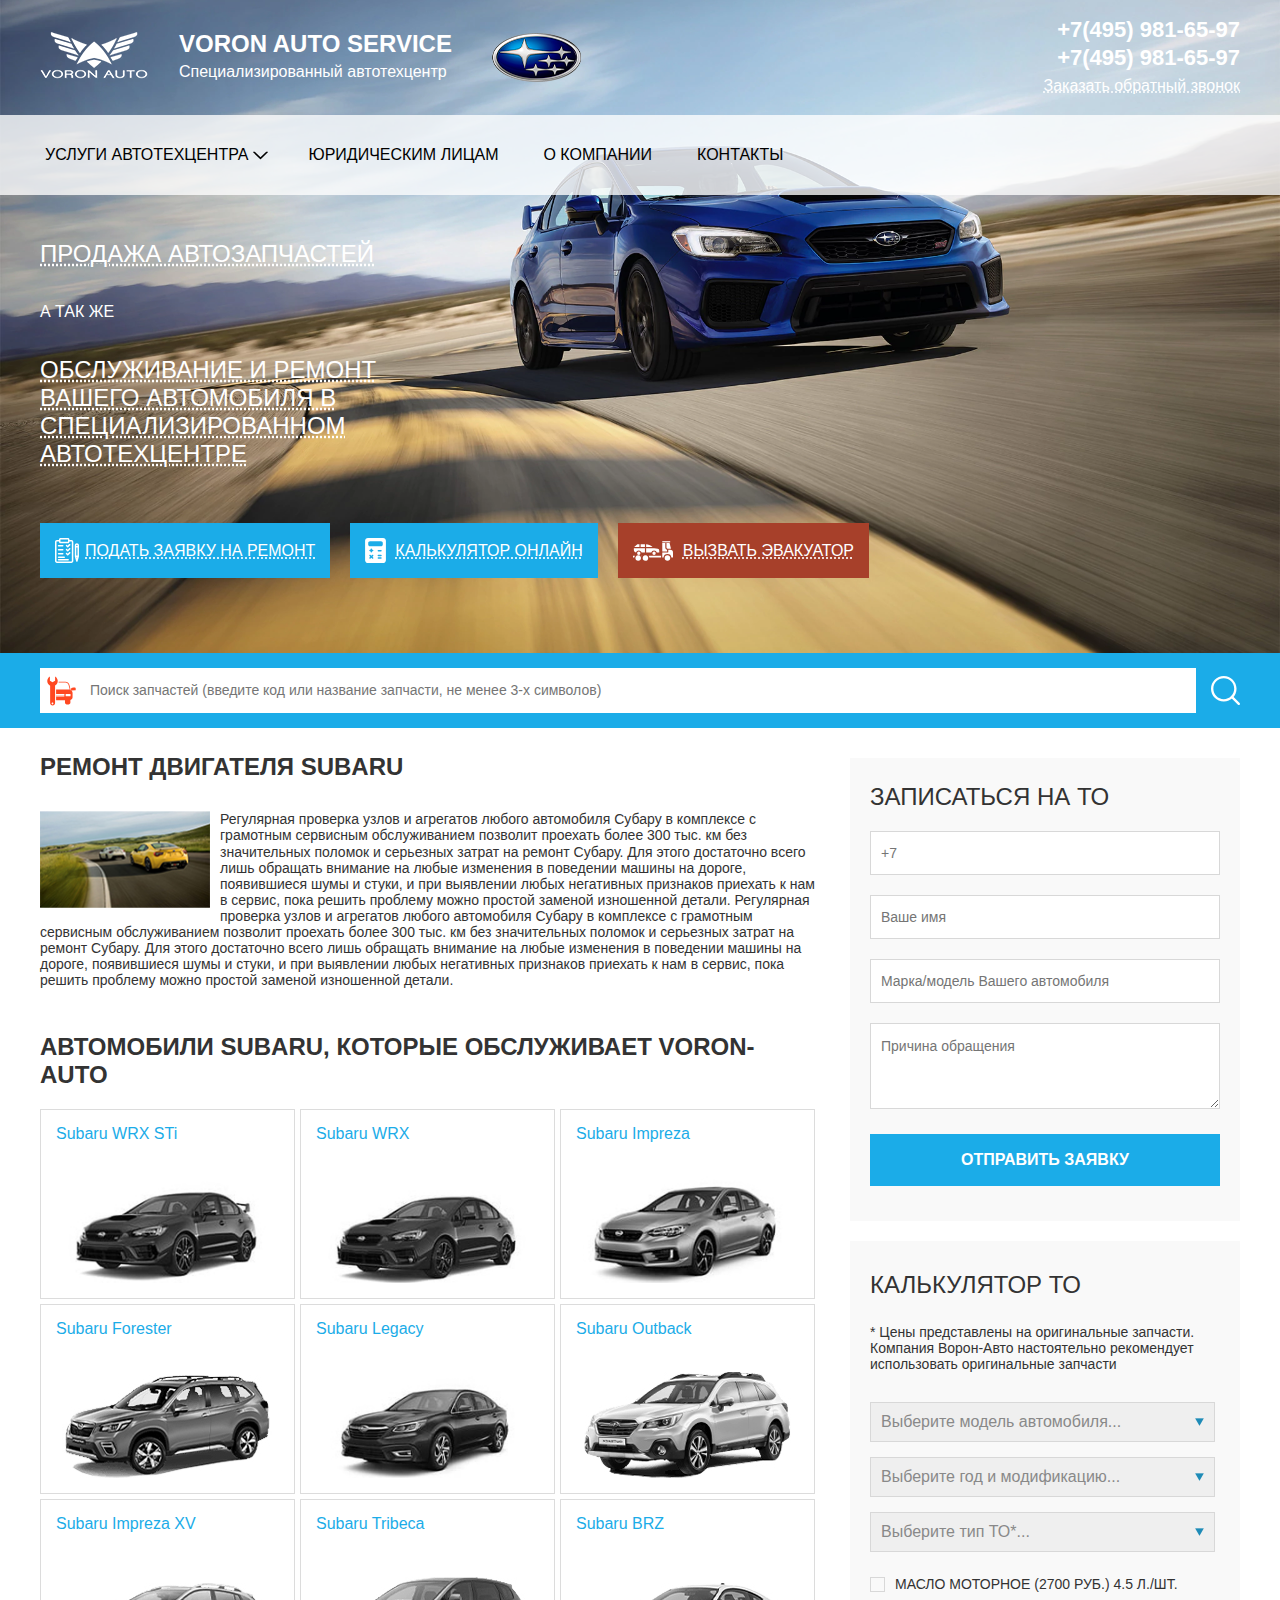
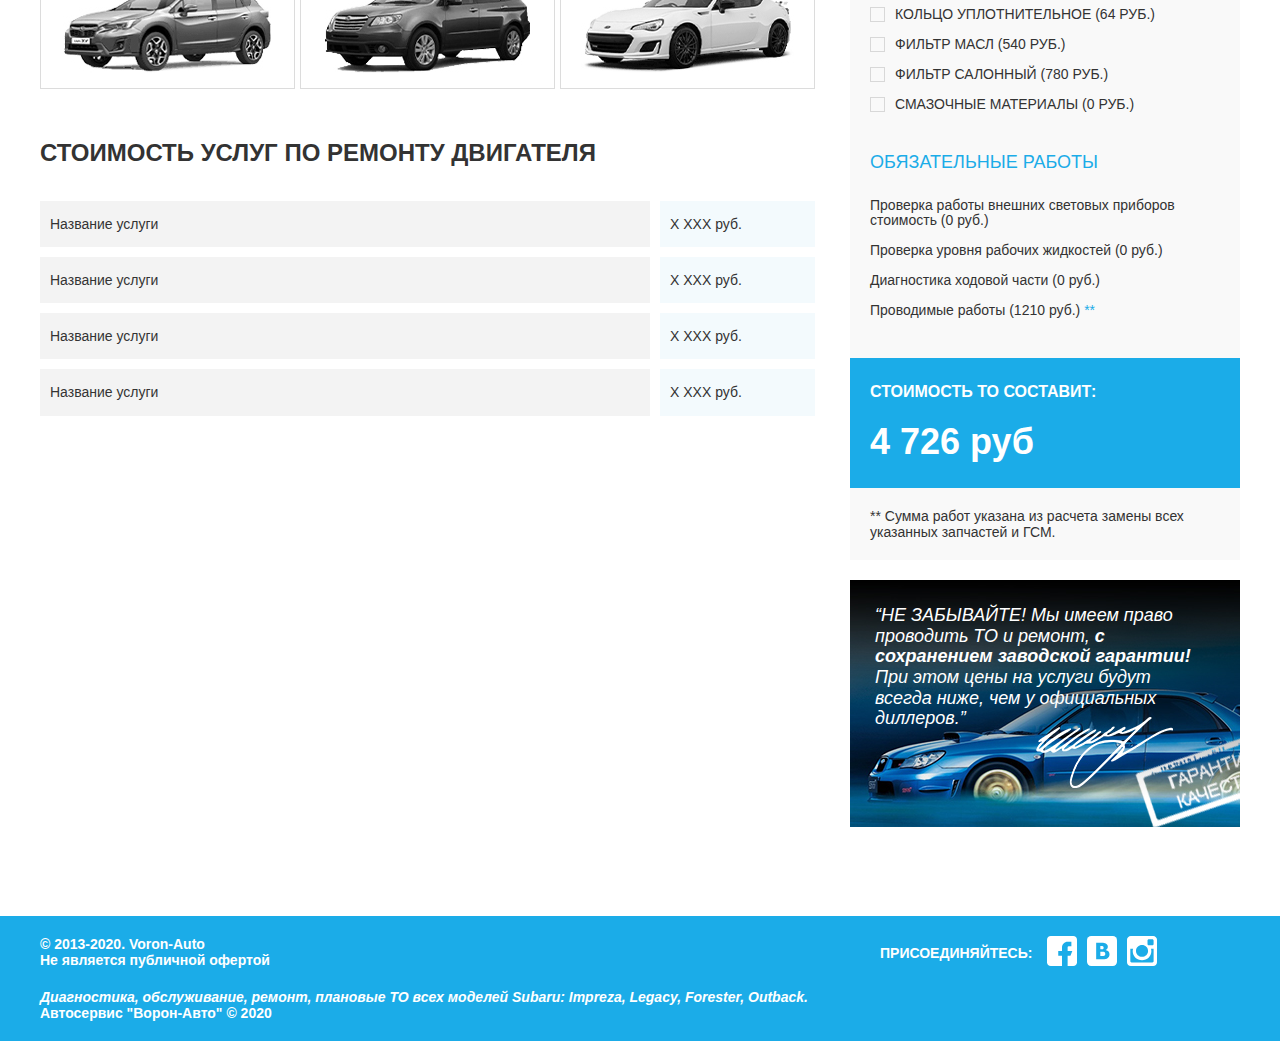
<file: inner.html>
<!DOCTYPE html>
<html lang="ru">

<head>
    <meta charset="UTF-8">
    <meta name="viewport" content="width=device-width, initial-scale=1.0">

    <!-- favicon -->
    <link rel="apple-touch-icon" sizes="180x180" href="../img/favicon/apple-touch-icon.png">
    <link rel="icon" type="image/png" sizes="32x32" href="../img/favicon/favicon-32x32.png">
    <link rel="icon" type="image/png" sizes="16x16" href="../img/favicon/favicon-16x16.png">
    <link rel="manifest" href="../img/favicon/site.webmanifest">
    <link rel="mask-icon" href="../img/favicon/safari-pinned-tab.svg" color="#0d89ec">
    <meta name="msapplication-TileColor" content="#0d89ec">
    <meta name="theme-color" content="#0d89ec">

    <title>Сервис Субару</title>
    <link rel="stylesheet" href="css/style.css">
</head>

<body class="page inner">
    <header class="header">
        <div class="header__slider bg-slider">
            <!-- <div class="bg-slider__slide">
                <img src="/img/slider/1.jpg" alt="1 slide">
            </div> -->
        </div>
        <div class="header__wrap">
            <section class="header__top page__container">
                <a href="https://voron-auto.ru" target="_blank" rel="noopener noreferrer" class="header__logo">
                    <img src="./img/logo.png" width="109" height="47" alt="Логотип фирмы Voron Auto"
                        class="header__logo-img">
                </a>
                <div class="header__logo-description">
                    <h1>Voron auto service</h1>
                    <p>Специализированный автотехцентр</p>
                </div>
                <img src="./img/subaru.png" width="89" height="49" alt="Логотип Subaru" class="header__subaru-logo">
                <address class="header__contacts">
                    <a href="tel:+74959816597">+7(495) 981-65-97</a>
                    <a href="tel:+74959816597">+7(495) 981-65-97</a>
                    <button type="button" class="header__callback">Заказать обратный звонок</button>
                </address>
            </section>
            <nav class="main-nav page__container">
                <ul class="main-nav__list main-nav__list_no-mobile">
                    <li class="main-nav__item">
                        <div class="main-nav__item-wrapper">
                            <a href="#" class="main-nav__link">
                                Услуги автотехцентра
                            </a>
                            <button type="button" class="main-nav__button main-nav__button_dropdown">
                                <span class="visually-hidden"></span>
                            </button>
                        </div>
                        <ul class="main-nav__list main-nav__list_sub-menu">
                            <li class="main-nav__item main-nav__item_sub-menu">
                                <a href="#" class="main-nav__link main-nav__link_sub-menu">Текущий ремонт Subaru</a>
                            </li>
                            <li class="main-nav__item main-nav__item_sub-menu">
                                <a href="#" class="main-nav__link main-nav__link_sub-menu">Ремонт двигателя</a>
                            </li>
                            <li class="main-nav__item main-nav__item_sub-menu">
                                <a href="#" class="main-nav__link main-nav__link_sub-menu">Ремонт ходовой</a>
                            </li>
                            <li class="main-nav__item main-nav__item_sub-menu">
                                <a href="#" class="main-nav__link main-nav__link_sub-menu">Ремонт
                                    электрооборудования</a>
                            </li>
                            <li class="main-nav__item main-nav__item_sub-menu">
                                <a href="#" class="main-nav__link main-nav__link_sub-menu">Ремонт коробки
                                    передач</a>
                            </li>
                            <li class="main-nav__item main-nav__item_sub-menu">
                                <a href="#" class="main-nav__link main-nav__link_sub-menu">Ремонт рулевой рейки</a>
                            </li>
                            <li class="main-nav__item main-nav__item_sub-menu">
                                <a href="#" class="main-nav__link main-nav__link_sub-menu">Диагностика</a>
                            </li>
                            <li class="main-nav__item main-nav__item_sub-menu">
                                <a href="#" class="main-nav__link main-nav__link_sub-menu">Плановое ТО</a>
                            </li>
                            <li class="main-nav__item main-nav__item_sub-menu">
                                <a href="#" class="main-nav__link main-nav__link_sub-menu">Сход-развал Субару</a>
                            </li>
                            <li class="main-nav__item main-nav__item_sub-menu">
                                <a href="#" class="main-nav__link main-nav__link_sub-menu">Обслуживание кондиционера</a>
                            </li>
                            <li class="main-nav__item main-nav__item_sub-menu">
                                <a href="#" class="main-nav__link main-nav__link_sub-menu">Шиномонтаж</a>
                            </li>
                            <li class="main-nav__item main-nav__item_sub-menu">
                                <a href="#" class="main-nav__link main-nav__link_sub-menu">Чип-тюнинг</a>
                            </li>
                            <li class="main-nav__item main-nav__item_sub-menu">
                                <a href="#" class="main-nav__link main-nav__link_sub-menu">Замена масла</a>
                            </li>
                            <li class="main-nav__item main-nav__item_sub-menu">
                                <a href="#" class="main-nav__link main-nav__link_sub-menu">Замена ремня ГРМ</a>
                            </li>
                            <li class="main-nav__item main-nav__item_sub-menu">
                                <a href="#" class="main-nav__link main-nav__link_sub-menu">Запчасти на все модели
                                    Субару</a>
                            </li>
                            <li class="main-nav__item main-nav__item_sub-menu">
                                <a href="#" class="main-nav__link main-nav__link_sub-menu">Запчасти по каталогу</a>
                            </li>
                            <li class="main-nav__item main-nav__item_sub-menu">
                                <a href="#" class="main-nav__link main-nav__link_sub-menu">Контрактные запчасти</a>
                            </li>
                            <li class="main-nav__item main-nav__item_sub-menu">
                                <a href="#" class="main-nav__link main-nav__link_sub-menu">Дополнительное
                                    оборудование</a>
                            </li>
                            <li class="main-nav__item main-nav__item_sub-menu">
                                <a href="#" class="main-nav__link main-nav__link_sub-menu">Установка сигнализации</a>
                            </li>
                            <li class="main-nav__item main-nav__item_sub-menu">
                                <a href="#" class="main-nav__link main-nav__link_sub-menu">Установка мультимедиа</a>
                            </li>
                            <li class="main-nav__item main-nav__item_sub-menu">
                                <a href="#" class="main-nav__link main-nav__link_sub-menu">Установка защиты</a>
                            </li>
                            <li class="main-nav__item main-nav__item_sub-menu">
                                <a href="#" class="main-nav__link main-nav__link_sub-menu">Установка
                                    видеорегистратора</a>
                            </li>
                            <li class="main-nav__item main-nav__item_sub-menu">
                                <a href="#" class="main-nav__link main-nav__link_sub-menu">Установка парковочных
                                    радаров</a>
                            </li>
                            <li class="main-nav__item main-nav__item_sub-menu">
                                <a href="#" class="main-nav__link main-nav__link_sub-menu">Эвакуатор</a>
                            </li>
                        </ul>
                    </li>
                    <li class="main-nav__item">
                        <a href="#" class="main-nav__link">
                            Юридическим лицам
                        </a>
                    </li>
                    <li class="main-nav__item">
                        <a href="#" class="main-nav__link">
                            О компании
                        </a>
                    </li>
                    <li class="main-nav__item">
                        <a href="#" class="main-nav__link">
                            Контакты
                        </a>
                    </li>
                </ul>
                <button type="button" class="main-nav__toggle">
                    <span class="main-nav__sandvitch"></span>
                </button>
            </nav>
            <section class="header__promo page__container">
                <div class="header__promo-wrapper">
                    <h2>Продажа автозапчастей</h2>
                    <p>а так же</p>
                    <h2>Обслуживание и ремонт вашего автомобиля в специализированном автотехцентре</h2>
                </div>
            </section>
            <!-- <section class="header__buttons"> -->
            <ul class="header__button-list page__container">
                <li class="header__button-item">
                    <button type="button" class="header__button header__button_repair">
                        Подать заявку на ремонт
                    </button>
                </li>
                <li class="header__button-item">
                    <button type="button" class="header__button header__button_service-calc">
                        Калькулятор онлайн
                    </button>
                </li>
                <li class="header__button-item">
                    <button type="button" class="header__button header__button_evacuator header__button_red">
                        Вызвать эвакуатор
                    </button>
                </li>
            </ul>
            <!-- </section> -->
        </div>
    </header>
    <main class="content">
        <section class="inner__search search-panel">
            <div class="search-panel__container page__container">
                <h2 class="search-panel__title">Панель поиска по сайту</h2>
                <form action="get" class="search-panel__form">
                    <input type="search" name="search-input" id="search-input"
                        placeholder="Поиск запчастей (введите код или название запчасти, не менее 3-х символов)"
                        class="search-panel__input">
                    <button type="submit" class="search-panel__button">
                    </button>
                </form>
            </div>
        </section>
        <div class="inner__wrapper page__container">
            <div class="inner__container">
                <section class="inner__article article">
                    <h1>Ремонт двигателя Subaru</h1>
                    <img src="./img/article_img.jpg" alt="Автомобили Subaru" width="170">
                    <p>Регулярная проверка узлов и агрегатов любого автомобиля Субару в комплексе с грамотным сервисным
                        обслуживанием позволит проехать более 300 тыс. км без значительных поломок и серьезных затрат
                        на ремонт Субару. Для этого достаточно всего лишь обращать внимание на любые изменения
                        в поведении машины на дороге, появившиеся шумы и стуки, и при выявлении любых негативных
                        признаков приехать к нам в сервис, пока решить проблему можно простой заменой изношенной детали.
                        Регулярная проверка узлов и агрегатов любого автомобиля Субару в комплексе с грамотным сервисным
                        обслуживанием позволит проехать более 300 тыс. км без значительных поломок и серьезных затрат на
                        ремонт Субару. Для этого достаточно всего лишь обращать внимание на любые изменения в поведении
                        машины на дороге, появившиеся шумы и стуки, и при выявлении любых негативных признаков приехать
                        к нам в сервис, пока решить проблему можно простой заменой изношенной детали.</p>
                </section>
                <section class="inner__cars cars">
                    <h2>Автомобили Subaru, которые обслуживает Voron-Auto</h2>
                    <ul class="cars__list">
                        <li class="cars__item">
                            <a href="#">
                                <h3>Subaru WRX STi</h3>
                                <img src="img/cars/wrx-sti.jpg" alt="Subaru WRX STi" srcset="">
                            </a>
                        </li>
                        <li class="cars__item">
                            <a href="#">
                                <h3>Subaru WRX</h3>
                                <img src="img/cars/wrx.jpg" alt="Subaru WRX" srcset="">
                            </a>
                        </li>
                        <li class="cars__item">
                            <a href="#">
                                <h3>Subaru Impreza</h3>
                                <img src="img/cars/impreza.jpg" alt="Subaru Impreza" srcset="">
                            </a>
                        </li>
                        <li class="cars__item">
                            <a href="#">
                                <h3>Subaru Forester</h3>
                                <img src="img/cars/forester.jpg" alt="Subaru Forester" srcset="">
                            </a>
                        </li>
                        <li class="cars__item">
                            <a href="#">
                                <h3>Subaru Legacy</h3>
                                <img src="img/cars/legacy.jpg" alt="Subaru Legacy" srcset="">
                            </a>
                        </li>
                        <li class="cars__item">
                            <a href="#">
                                <h3>Subaru Outback</h3>
                                <img src="img/cars/outback.jpg" alt="Subaru Outback" srcset="">
                            </a>
                        </li>
                        <li class="cars__item">
                            <a href="#">
                                <h3>Subaru Impreza XV</h3>
                                <img src="img/cars/impreza-xv.jpg" alt="Subaru Impreza XV" srcset="">
                            </a>
                        </li>
                        <li class="cars__item">
                            <a href="#">
                                <h3>Subaru Tribeca</h3>
                                <img src="img/cars/tribeca.jpg" alt="Subaru Tribeca" srcset="">
                            </a>
                        </li>
                        <li class="cars__item">
                            <a href="#">
                                <h3>Subaru BRZ</h3>
                                <img src="img/cars/brz.jpg" alt="Subaru BRZ" srcset="">
                            </a>
                        </li>
                    </ul>
                </section>
                <section class="inner__costs service-cost">
                    <h2>Стоимость услуг по ремонту двигателя</h2>
                    <ul class="service-cost__list">
                        <li class="service-cost__item">
                            <p class="service-cost__service-name">
                                Название услуги
                            </p>
                            <p class="service-cost__cost">
                                X XXX руб.
                            </p>
                        </li>
                        <li class="service-cost__item">
                            <p class="service-cost__service-name">
                                Название услуги
                            </p>
                            <p class="service-cost__cost">
                                X XXX руб.
                            </p>
                        </li>
                        <li class="service-cost__item">
                            <p class="service-cost__service-name">
                                Название услуги
                            </p>
                            <p class="service-cost__cost">
                                X XXX руб.
                            </p>
                        </li>
                        <li class="service-cost__item">
                            <p class="service-cost__service-name">
                                Название услуги
                            </p>
                            <p class="service-cost__cost">
                                X XXX руб.
                            </p>
                        </li>
                    </ul>
                </section>
            </div>
            <aside class="inner__aside-panel">
                <section class="inner__service-request service-request">
                    <h2>Записаться на ТО</h2>
                    <form action="" method="POST" class="service-request__form">
                        <!-- <input type="tel" name="phone_number" id="phone_number" class="service-request__phone"
                         placeholder="+7" pattern="\+7\s?[\(]{0,1}9[0-9]{2}[\)]{0,1}\s?\d{3}[-]{0,1}\d{2}[-]{0,1}\d{2}"> -->
                        <input type="tel" name="phone_number" id="phone_number" class="service-request__phone"
                            placeholder="+7" required>
                        <input type="text" name="client_name" id="client_name" class="service-request__client-name"
                            placeholder="Ваше имя" required>
                        <input type="text" name="car_model" id="car_model" class="service-request__car-model"
                            placeholder="Марка/модель Вашего автомобиля" required>
                        <textarea name="service_reason" id="service_reason" cols="30" rows="2"
                            class="service-request__reason" placeholder="Причина обращения" required></textarea>
                        <button type="submit" class="service-request__submit">
                            Отправить заявку
                        </button>
                    </form>
                </section>
                <section class="inner__calc service-calc">
                    <form action="post" class="service-calc__form calc-form">
                        <div class="calc-form__wrapper">
                            <h2>Калькулятор ТО</h2>
                            <p>* Цены представлены на оригинальные запчасти. Компания Ворон-Авто настоятельно
                                рекомендует использовать оригинальные запчасти</p>
                            <div class="calc-form__about-auto">
                                <!-- <h3>Укажите данные об автомобиле</h3> -->
                                <div class="calc-form__select">
                                    <select name="calc-model" id="calc-model" required>
                                        <option selected disabled hidden value="">Выберите модель автомобиля...</option>
                                        <option value="Forester">Forester</option>
                                        <option value="Forester">Forester</option>
                                    </select>
                                </div>
                                <div class="calc-form__select">
                                    <select name="calc-year" id="calc-year" required>
                                        <option selected disabled hidden value="">Выберите год и модификацию...</option>
                                        <option value="2018">2018</option>
                                    </select>
                                </div>
                                <div class="calc-form__select">
                                    <select name="calc-service-type" id="calc-service-type" required>
                                        <option selected disabled hidden value="">Выберите тип ТО<b>*</b>...</option>
                                        <option value="TO2">TO-2</option>
                                    </select>
                                </div>
                            </div>
                            <div class="calc-form__services">
                                <!-- <h3>Выберите работы</h3> -->
                                <ul class="calc-form__services-list">
                                    <li class="calc-form__services-item">
                                        <input type="checkbox" id="service1" name="service1" class="calc-form__service">
                                        <label for="service1" class="calc-form__service-label">
                                            Масло моторное (2700 руб.) 4.5 л./шт.
                                        </label>
                                    </li>
                                    <li class="calc-form__services-item">
                                        <input type="checkbox" id="service2" name="service2" class="calc-form__service">
                                        <label for="service2" class="calc-form__service-label">
                                            Кольцо уплотнительное (64 руб.)
                                        </label>
                                    </li>
                                    <li class="calc-form__services-item">
                                        <input type="checkbox" id="service3" name="service3" class="calc-form__service">
                                        <label for="service3" class="calc-form__service-label">
                                            Фильтр масл (540 руб.)
                                        </label>
                                    </li>
                                    <li class="calc-form__services-item">
                                        <input type="checkbox" id="service4" name="service4" class="calc-form__service">
                                        <label for="service4" class="calc-form__service-label">
                                            Фильтр салонный (780 руб.)
                                        </label>
                                    </li>
                                    <li class="calc-form__services-item">
                                        <input type="checkbox" id="service5" name="service5" class="calc-form__service">
                                        <label for="service5" class="calc-form__service-label">
                                            Смазочные материалы (0 руб.)
                                        </label>
                                    </li>
                                </ul>
                            </div>
                            <div class="calc-form__required">
                                <h3>Обязательные работы</h3>
                                <ul class="calc-form__required-list">
                                    <li class="calc-form__required-item">Проверка работы внешних световых приборов
                                        стоимость
                                        (0
                                        руб.)</li>
                                    <li class="calc-form__required-item">Проверка уровня рабочих жидкостей (0 руб.)</li>
                                    <li class="calc-form__required-item">Диагностика ходовой части (0 руб.)</li>
                                    <li class="calc-form__required-item">Проводимые работы (1210 руб.) <span>**</span></li>
                                </ul>
                            </div>
                        </div>
                        <div class="calc-form__result-panel">
                            <div class="calc-form__result">
                                <p>Стоимость ТО составит:</p>
                                <p><span>4 726 руб</span></p>
                            </div>
                        </div>
                        <div class="calc-form__footnotes">
                            <p class="calc-form__footnote">** Сумма работ указана из расчета замены всех указанных
                                запчастей
                                и
                                ГСМ.</p>
                        </div>
                    </form>
                </section>
                <section class="inner__banner guarantee-banner">
                    <h2>Гарантия качества</h2>
                    <a href="#" target="_blank" rel="noopener noreferrer">
                        <p>“<span>Не забывайте!</span> Мы имеем право проводить
                            ТО и ремонт, <strong>с сохранением заводской гарантии!</strong> При этом цены на услуги
                            будут
                            всегда ниже,
                            чем у официальных диллеров.”</p>
                        <img src="img/banner/guarantee-banner_small.jpg" alt="ТО с сохранением гарантии" width="390" height="247"
                            class="guarantee-banner__bg">
                    </a>
                </section>
            </aside>
        </div>
    </main>
    <footer class="inner__footer inner-footer">
        <div class="inner-footer__container page__container">
            <section class="inner-footer__wrapper inner-footer__wrapper_copy">
                <div class="inner-footer__text-container">
                    <p>&copy; 2013-2020. Voron-Auto</p>
                    <p>Не является публичной офертой</p>
                </div>
                <div class="inner-footer__text-container">
                    <h2>
                        Диагностика, обслуживание, ремонт, плановые ТО всех моделей Subaru: Impreza, Legacy, Forester,
                        Outback.
                    </h2>
                    <p>Автосервис "Ворон-Авто" &copy; 2020</p>
                </div>
            </section>
            <section class="inner-footer__wrapper inner-footer__wrapper_socials">
                <div class="inner-footer__socials-container">
                    <h2>Мы в социальных сетях</h2>
                    <p>Присоединяйтесь:
                    </p>
                    <ul class="inner-footer__socials-list socials">
                        <li class="socials__item">
                            <a href="" class="socials__link">
                                <svg xmlns="http://www.w3.org/2000/svg" viewBox="0 0 512 512" width="30" height="30"
                                    class="socials__icon socials__icon_fb" fill="#1976d2">
                                    <defs />
                                    <path
                                        d="M448 0H64C28.704 0 0 28.704 0 64v384c0 35.296 28.704 64 64 64h384c35.296 0 64-28.704 64-64V64c0-35.296-28.704-64-64-64z"
                                        fill="#ffffff" class="socials__fb-background"/>
                                    <path d="M432 256h-80v-64c0-17.664 14.336-16 32-16h32V96h-64c-53.024 0-96 42.976-96 
                                    96v64h-64v80h64v176h96V336h48l32-80z" fill="#1bace8" class="socials__fb-logo"/>
                                </svg>
                            </a>
                        </li>
                        <li class="socials__item">
                            <a href="" class="socials__link">
                                <svg xmlns="http://www.w3.org/2000/svg" viewBox="0 0 36 36" width="30" height="30"
                                    class="socials__icon socials__icon_vk" fill="ffffff">
                                    <defs />
                                    <path d="M36 31a5 5 0 01-5 5H5a5 5 0 01-5-5V5a5 5 0 015-5h26a5 5 0 015 5z"
                                        fill="#ffffff" class="socials__vk-background"/>
                                    <path
                                        d="M25.893 18.633c-.736-.803-1.721-1.331-2.947-1.592l-.682-.105a4.28 4.28 
                                    0 002.006-1.684c.486-.762.73-1.628.73-2.606C25 8 18.904 8 17.446 8H11v20h8.059c1.381
                                     0 2.512-.127 3.406-.376a7.037 7.037 0 002.468-1.261 5.355 5.355 0 001.505-1.866c.375-.753.562-1.628.562-2.622
                                      0-1.359-.37-2.439-1.107-3.242zM16 12h1.822s2.181-.063 2.181 2-2.118 2-2.118 2H16zm2.957 
                                      12c-.496.021-1.39.008-2.688.008H16V19h3.043c.529.014 2.957-.08 2.957 2.46s-2.547 2.522-3.043 2.54z"
                                        fill="#1bace8" class="socials__vk-logo"/>
                                </svg>
                            </a>
                        </li>
                        <li class="inner-footer__socials-item">
                            <a href="" class="inner-footer__socials-link">
                                <svg xmlns="http://www.w3.org/2000/svg" viewBox="0 0 300 300" width="30" height="30"
                                    class="socials__icon socials__icon_inst">
                                    <defs />
                                    <path fill="#ffffff" class="socials__inst-logo"
                                        d="M38.52.012h222.978C282.682.012 300 17.336 300 38.52v222.978c0 21.178-17.318 38.49-38.502 
                                    38.49H38.52c-21.184 0-38.52-17.313-38.52-38.49V38.52C0 17.336 17.336.012 38.52.012zm180.026
                                     33.317c-7.438 0-13.505 6.091-13.505 13.525v32.314c0 7.437 6.067 13.514 13.505 13.514h33.903c7.426
                                      0 13.506-6.077 13.506-13.514V46.854c0-7.434-6.08-13.525-13.506-13.525h-33.903zm47.538 93.539h-26.396a87.715
                                       87.715 0 013.86 25.759c0 49.882-41.766 90.34-93.266 90.34-51.487 0-93.254-40.458-93.254-90.34 0-8.963 1.37-17.584
                                        3.861-25.759H33.35V253.6c0 6.563 5.359 11.902 11.916 11.902h208.907c6.563 0 11.911-5.339 11.911-11.902V126.868zm-115.801-35.89c-33.26
                                         0-60.24 26.128-60.24 58.388 0 32.227 26.98 58.375 60.24 58.375 33.278 0 60.259-26.148 60.259-58.375 0-32.261-26.981-58.388-60.259-58.388z" />
                                </svg>
                            </a>
                        </li>
                    </ul>
                </div>
            </section>
        </div>
    </footer>

    <section class="modal modal_sent-message">
        <div class="modal__container">
            <h2>
                Отправить сообщение в Voron-Auto
            </h2>
            <form action="" method="POST" class="modal__form">
                <textarea name="message" id="message" cols="30" rows="5" class="modal__message" placeholder="Сообщение"
                    required></textarea>
                <input type="text" name="client_name" id="client_name" class="modal__client-name" placeholder="Ваше имя"
                    required>
                <input type="email" name="client_email" id="client_email" class="modal__client-email"
                    placeholder="Ваш Email" required>
                <div class="modal__button-wrapper">
                    <button type="submit" class="modal__button modal__button_sent">Отправить</button>
                    <button type="button" class="modal__button modal__button_cancel">Отмена</button>
                </div>
            </form>
        </div>
    </section>

    <section class="modal modal_repair-request">
        <div class="modal__container">
            <h2>
                Подать заявку на ремонт
            </h2>
            <form action="" method="POST" class="modal__form">
                <input type="text" name="client_name" id="client_name" class="modal__client-name" placeholder="Ваше имя"
                    required>
                <input type="tel" name="phone_number" id="phone_number" class="modal__phone"
                    placeholder="+7 xxx xxx-xxxx" required>
                <input type="text" name="car_model" id="car_model" class="modal__car-model"
                    placeholder="Марка/модель Вашего автомобиля" required>
                <textarea name="service_reason" id="service_reason" cols="30" rows="2" class="modal__reason"
                    placeholder="Причина обращения" required></textarea>
                <div class="modal__button-wrapper">
                    <button type="submit" class="modal__button modal__button_sent">Отправить</button>
                    <button type="button" class="modal__button modal__button_cancel">Отмена</button>
                </div>
            </form>
        </div>
    </section>

    <section class="modal modal_evacuate">
        <div class="modal__container">
            <h2>
                Вызвать эвакуатор
            </h2>
            <form action="" method="POST" class="modal__form">
                <input type="tel" name="phone_number" id="phone_number" class="modal__phone"
                    placeholder="+7 xxx xxx-xxxx" required>
                <input type="text" name="client_name" id="client_name" class="modal__client-name" placeholder="Ваше имя"
                    required>
                <input type="text" name="evacuate_location" id="evacuate_location" class="modal__evacuate-location"
                    placeholder="Откуда забрать" required>
                <div class="modal__button-wrapper">
                    <button type="submit" class="modal__button modal__button_sent">Отправить</button>
                    <button type="button" class="modal__button modal__button_cancel">Отмена</button>
                </div>
            </form>
        </div>
    </section>

    <section class="modal modal_callback">
        <div class="modal__container">
            <h2>
                Заказать обратный звонок
            </h2>
            <form action="" method="POST" class="modal__form">
                <input type="tel" name="phone_number" id="phone_number" class="modal__phone"
                    placeholder="+7 xxx xxx-xxxx" required>
                <input type="text" name="client_name" id="client_name" class="modal__client-name" placeholder="Ваше имя"
                    required>
                <div class="modal__button-wrapper">
                    <button type="submit" class="modal__button modal__button_sent">Отправить</button>
                    <button type="button" class="modal__button modal__button_cancel">Отмена</button>
                </div>
            </form>
        </div>
    </section>

    <section class="modal modal_service-request">
        <div class="modal__container">
            <h2>
                Записаться на ТО
            </h2>
            <form action="" method="POST" class="modal__form">
                <input type="text" name="client_name" id="client_name" class="modal__client-name" placeholder="Ваше имя"
                    required>
                <input type="tel" name="phone_number" id="phone_number" class="modal__phone"
                    placeholder="+7 xxx xxx-xxxx" required>
                <input type="text" name="car_model" id="car_model" class="modal__car-model"
                    placeholder="Марка/модель Вашего автомобиля" required>
                <textarea name="service_reason" id="service_reason" cols="30" rows="2" class="modal__reason"
                    placeholder="Причина обращения" required></textarea>
                <div class="modal__button-wrapper">
                    <button type="submit" class="modal__button modal__button_sent">Отправить</button>
                    <button type="button" class="modal__button modal__button_cancel">Отмена</button>
                </div>
            </form>
        </div>
    </section>

    <section class="modal modal_accept">
        <div class="modal__container">
            <h2>
                Спасибо!
            </h2>
            <p>Ваша заявка получена. Менеджер свяжется с Вами в ближайшее время</p>
            <div class="modal__button-wrapper">
                <button type="button" class="modal__button modal__button_close">Закрыть</button>
            </div>
        </div>
    </section>

    <div class="to-top">
        <button type="button" class="to-top__button">
            <svg xmlns="http://www.w3.org/2000/svg" viewBox="0 0 511.997 511.997" fill="#ffffff">
                <path
                    d="M508.707 365.621L263.374 130.954c-4.125-3.938-10.625-3.938-14.75 
                    0L3.29 365.621a10.66 10.66 0 00-2.521 11.677 10.649 10.649 0 
                    009.896 6.698h42.667c2.729 0 5.354-1.042 
                    7.333-2.927l195.333-185.042 195.333 185.042a10.623 10.623 
                    0 007.333 2.927h42.667c4.354 0 8.281-2.646 9.896-6.698a10.658 
                    10.658 0 00-2.52-11.677z" />
            </svg>
        </button>
    </div>

    <script src="js/jquery-3.5.1.min.js"></script>
    <!-- <script src="js/owl.carousel.js"></script> -->
    <!-- <script src="js/map.js"></script> -->
    <script src="js/bg-slider.js"></script>
    <script src="js/menu.js"></script>
    <script src="js/main.js"></script>

</body>

</html>
</file>
